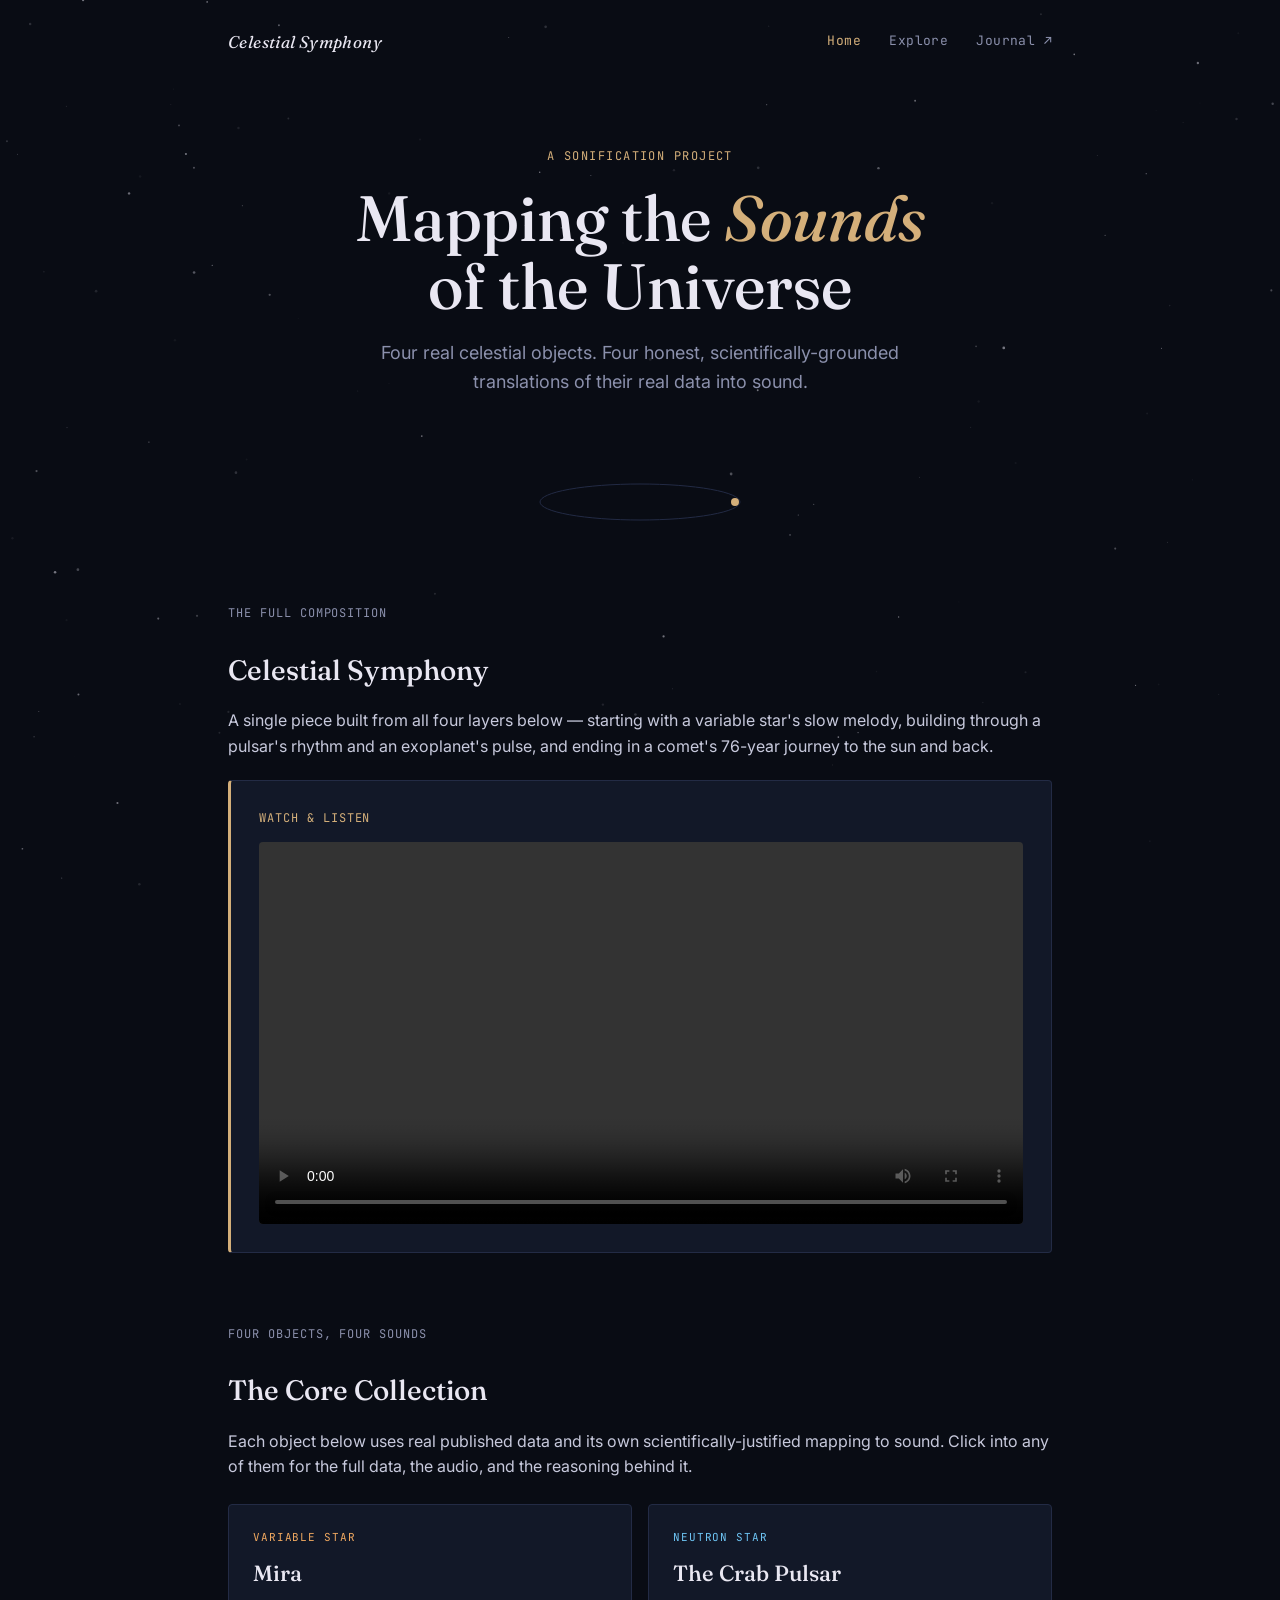
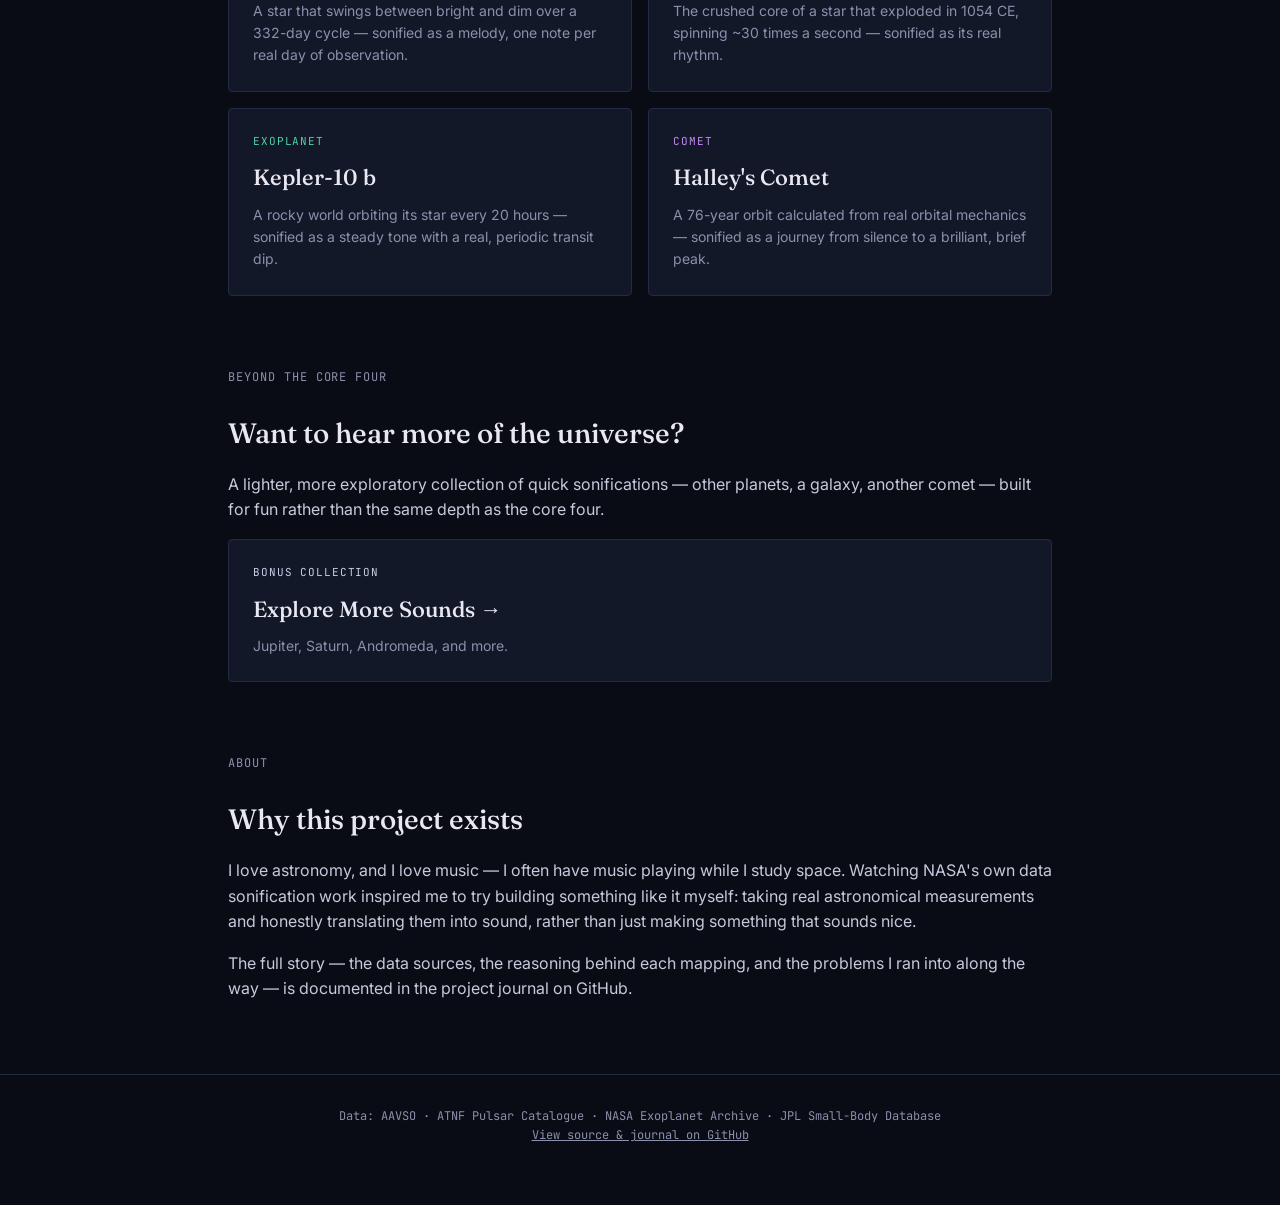
<file: index.html>
<!DOCTYPE html>
<html lang="en">
<head>
<meta charset="UTF-8">
<meta name="viewport" content="width=device-width, initial-scale=1.0">
<title>Celestial Symphony — Mapping the Sounds of the Universe</title>
<link rel="stylesheet" href="styles.css">
</head>
<body>
<canvas id="stars"></canvas>

<nav class="top">
  <a class="brand" href="index.html">Celestial Symphony</a>
  <div class="links">
    <a href="index.html" class="active">Home</a>
    <a href="explore.html">Explore</a>
    <a href="https://github.com/urawesomefriendd/celestial-symphony" target="_blank">Journal ↗</a>
  </div>
</nav>

<div class="wrap">

  <div class="hero">
    <div class="eyebrow">A Sonification Project</div>
    <h1>Mapping the <em>Sounds</em><br>of the Universe</h1>
    <p class="lede">Four real celestial objects. Four honest, scientifically-grounded translations of their real data into sound.</p>
  </div>

  <div class="orbit-divider">
    <svg width="220" height="60" viewBox="0 0 220 60">
      <ellipse class="path" cx="110" cy="30" rx="100" ry="18"/>
      <circle class="marker" cx="205" cy="30" r="4"/>
    </svg>
  </div>

  <section>
    <div class="section-sub">The Full Composition</div>
    <h2 class="section-title">Celestial Symphony</h2>
    <p>A single piece built from all four layers below — starting with a variable star's slow melody, building through a pulsar's rhythm and an exoplanet's pulse, and ending in a comet's 76-year journey to the sun and back.</p>
    <div class="listen-panel" style="margin-top: 20px;">
      <div class="label">Watch &amp; Listen</div>
      <video controls poster="">
        <source src="video/celestial_symphony_FINAL.mp4" type="video/mp4">
        Your browser doesn't support embedded video — <a href="video/celestial_symphony_FINAL.mp4">download it here</a>.
      </video>
    </div>
  </section>

  <section>
    <div class="section-sub">Four Objects, Four Sounds</div>
    <h2 class="section-title">The Core Collection</h2>
    <p>Each object below uses real published data and its own scientifically-justified mapping to sound. Click into any of them for the full data, the audio, and the reasoning behind it.</p>

    <div class="grid" style="margin-top: 24px;">
      <a class="card" href="mira.html" style="--card-accent: var(--mira);">
        <span class="tag">Variable Star</span>
        <h3>Mira</h3>
        <p>A star that swings between bright and dim over a 332-day cycle — sonified as a melody, one note per real day of observation.</p>
      </a>
      <a class="card" href="pulsar.html" style="--card-accent: var(--pulsar);">
        <span class="tag">Neutron Star</span>
        <h3>The Crab Pulsar</h3>
        <p>The crushed core of a star that exploded in 1054 CE, spinning ~30 times a second — sonified as its real rhythm.</p>
      </a>
      <a class="card" href="exoplanet.html" style="--card-accent: var(--exoplanet);">
        <span class="tag">Exoplanet</span>
        <h3>Kepler-10 b</h3>
        <p>A rocky world orbiting its star every 20 hours — sonified as a steady tone with a real, periodic transit dip.</p>
      </a>
      <a class="card" href="halley.html" style="--card-accent: var(--halley);">
        <span class="tag">Comet</span>
        <h3>Halley's Comet</h3>
        <p>A 76-year orbit calculated from real orbital mechanics — sonified as a journey from silence to a brilliant, brief peak.</p>
      </a>
    </div>
  </section>

  <section>
    <div class="section-sub">Beyond the Core Four</div>
    <h2 class="section-title">Want to hear more of the universe?</h2>
    <p>A lighter, more exploratory collection of quick sonifications — other planets, a galaxy, another comet — built for fun rather than the same depth as the core four.</p>
    <a class="card" href="explore.html" style="--card-accent: var(--explore); margin-top: 16px;">
      <span class="tag">Bonus Collection</span>
      <h3>Explore More Sounds →</h3>
      <p>Jupiter, Saturn, Andromeda, and more.</p>
    </a>
  </section>

  <section>
    <div class="section-sub">About</div>
    <h2 class="section-title">Why this project exists</h2>
    <p>I love astronomy, and I love music — I often have music playing while I study space. Watching NASA's own data sonification work inspired me to try building something like it myself: taking real astronomical measurements and honestly translating them into sound, rather than just making something that sounds nice.</p>
    <p>The full story — the data sources, the reasoning behind each mapping, and the problems I ran into along the way — is documented in the project journal on GitHub.</p>
  </section>

</div>

<footer>
  Data: AAVSO · ATNF Pulsar Catalogue · NASA Exoplanet Archive · JPL Small-Body Database<br>
  <a href="https://github.com/urawesomefriendd/celestial-symphony" target="_blank">View source & journal on GitHub</a>
</footer>

<script src="starfield.js"></script>
</body>
</html>
</file>
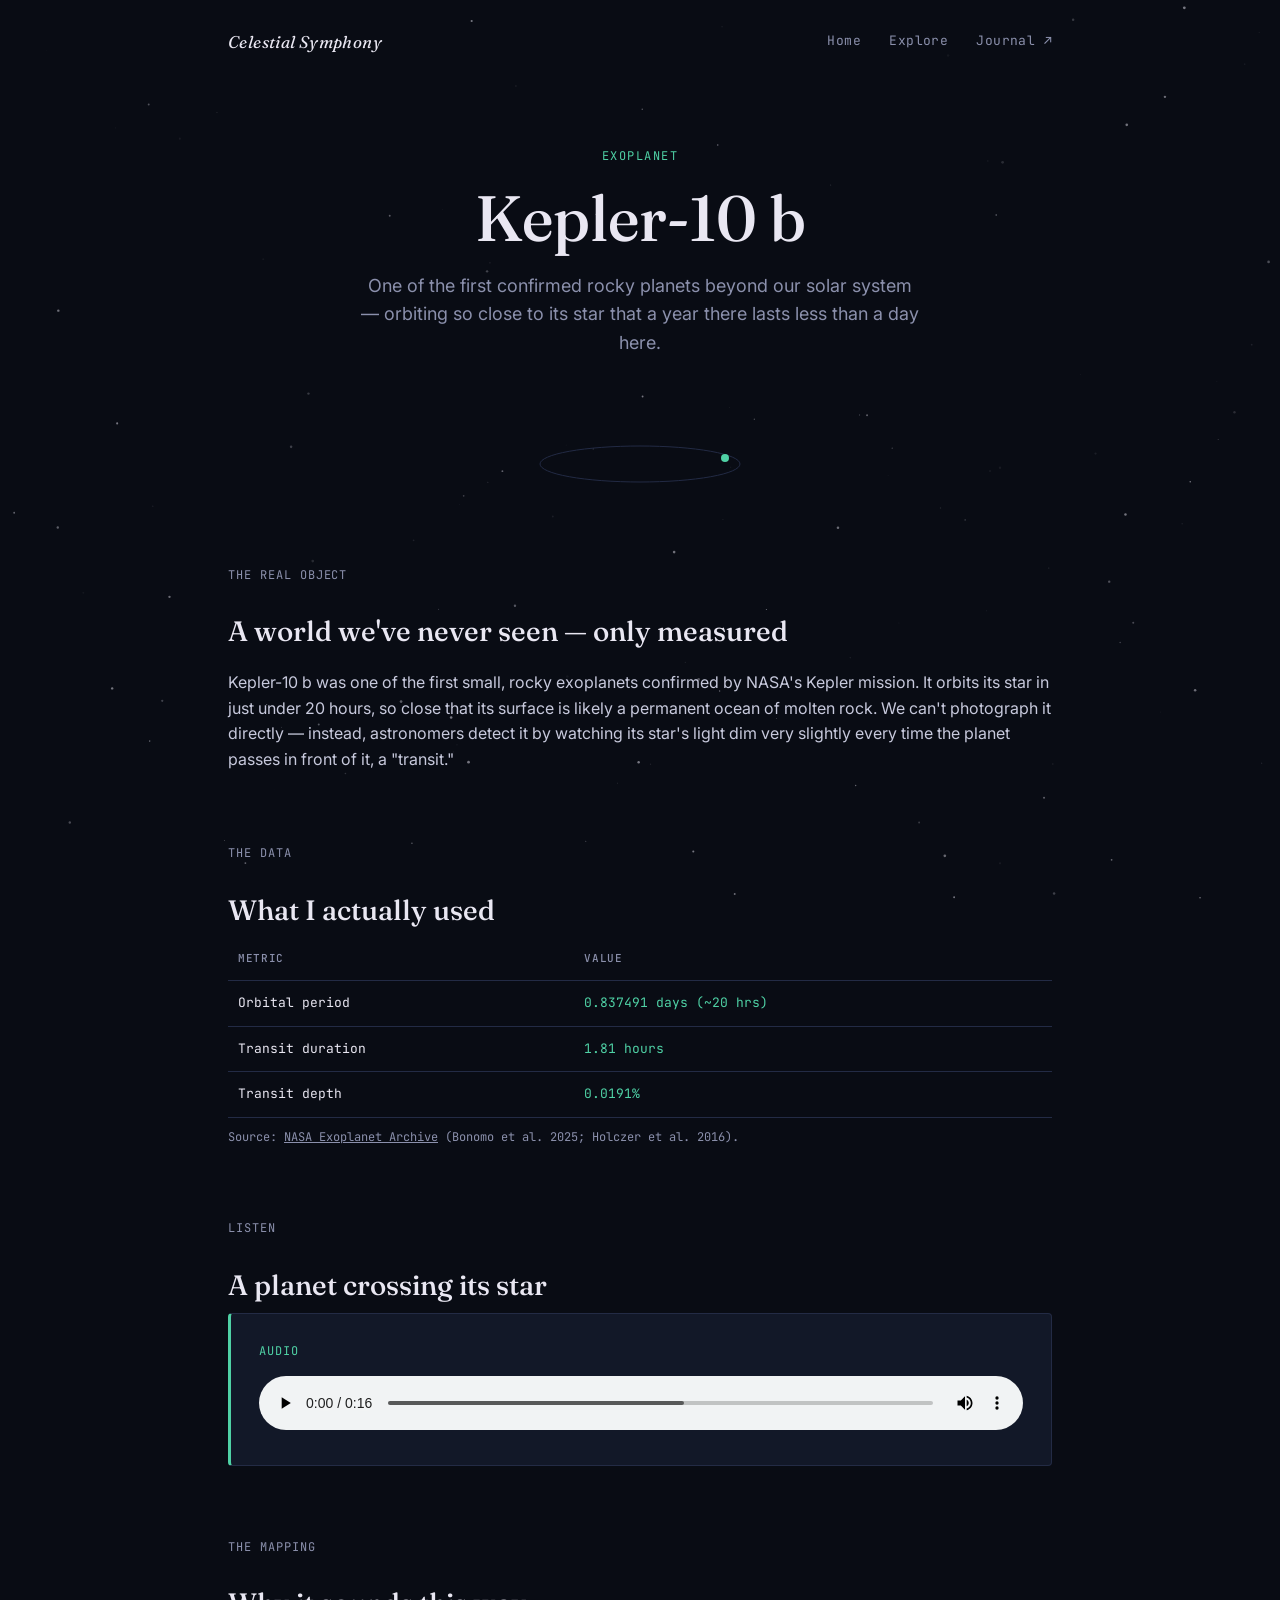
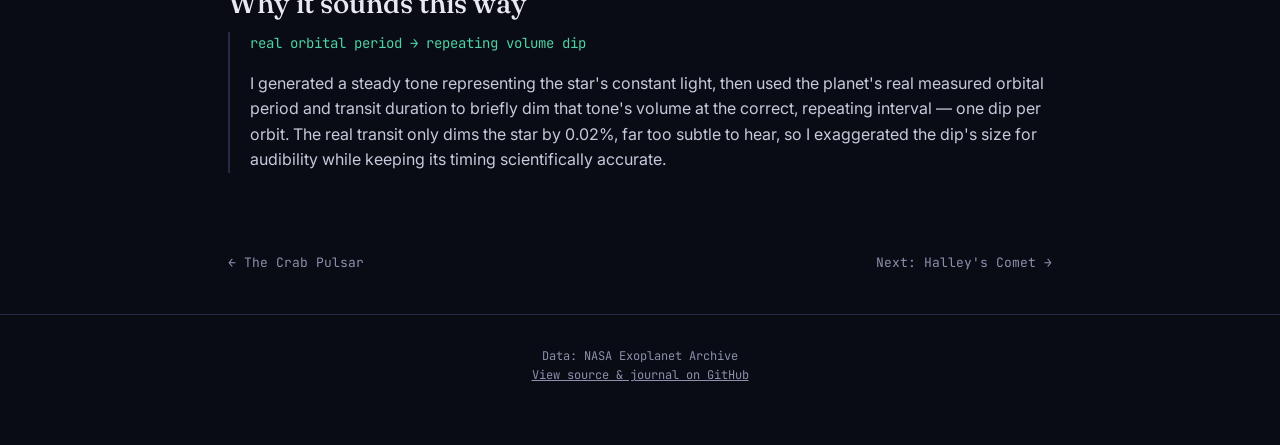
<file: exoplanet.html>
<!DOCTYPE html>
<html lang="en">
<head>
<meta charset="UTF-8">
<meta name="viewport" content="width=device-width, initial-scale=1.0">
<title>Kepler-10 b — Celestial Symphony</title>
<link rel="stylesheet" href="styles.css">
</head>
<body class="theme-exoplanet">
<canvas id="stars"></canvas>

<nav class="top">
  <a class="brand" href="index.html">Celestial Symphony</a>
  <div class="links">
    <a href="index.html">Home</a>
    <a href="explore.html">Explore</a>
    <a href="https://github.com/urawesomefriendd/celestial-symphony" target="_blank">Journal ↗</a>
  </div>
</nav>

<div class="wrap">

  <div class="hero">
    <div class="eyebrow">Exoplanet</div>
    <h1>Kepler-10 b</h1>
    <p class="lede">One of the first confirmed rocky planets beyond our solar system — orbiting so close to its star that a year there lasts less than a day here.</p>
  </div>

  <div class="orbit-divider">
    <svg width="220" height="60" viewBox="0 0 220 60">
      <ellipse class="path" cx="110" cy="30" rx="100" ry="18"/>
      <circle class="marker" cx="195" cy="24" r="4"/>
    </svg>
  </div>

  <section>
    <div class="section-sub">The Real Object</div>
    <h2 class="section-title">A world we've never seen — only measured</h2>
    <p>Kepler-10 b was one of the first small, rocky exoplanets confirmed by NASA's Kepler mission. It orbits its star in just under 20 hours, so close that its surface is likely a permanent ocean of molten rock. We can't photograph it directly — instead, astronomers detect it by watching its star's light dim very slightly every time the planet passes in front of it, a "transit."</p>
  </section>

  <section>
    <div class="section-sub">The Data</div>
    <h2 class="section-title">What I actually used</h2>
    <table class="data">
      <tr><th>Metric</th><th>Value</th></tr>
      <tr><td>Orbital period</td><td class="val">0.837491 days (~20 hrs)</td></tr>
      <tr><td>Transit duration</td><td class="val">1.81 hours</td></tr>
      <tr><td>Transit depth</td><td class="val">0.0191%</td></tr>
    </table>
    <p class="source-note">Source: <a href="https://exoplanetarchive.ipac.caltech.edu/" target="_blank">NASA Exoplanet Archive</a> (Bonomo et al. 2025; Holczer et al. 2016).</p>
  </section>

  <section>
    <div class="section-sub">Listen</div>
    <h2 class="section-title">A planet crossing its star</h2>
    <div class="listen-panel">
      <div class="label">Audio</div>
      <audio controls src="audio/exoplanet_transit.wav"></audio>
    </div>
  </section>

  <section>
    <div class="section-sub">The Mapping</div>
    <h2 class="section-title">Why it sounds this way</h2>
    <div class="mapping">
      <div class="rule">real orbital period → repeating volume dip</div>
      <p>I generated a steady tone representing the star's constant light, then used the planet's real measured orbital period and transit duration to briefly dim that tone's volume at the correct, repeating interval — one dip per orbit. The real transit only dims the star by 0.02%, far too subtle to hear, so I exaggerated the dip's size for audibility while keeping its timing scientifically accurate.</p>
    </div>
  </section>

  <div class="pagenav">
    <a href="pulsar.html">← The Crab Pulsar</a>
    <a href="halley.html">Next: Halley's Comet →</a>
  </div>

</div>

<footer>
  Data: NASA Exoplanet Archive<br>
  <a href="https://github.com/urawesomefriendd/celestial-symphony" target="_blank">View source & journal on GitHub</a>
</footer>

<script src="starfield.js"></script>
</body>
</html>
</file>
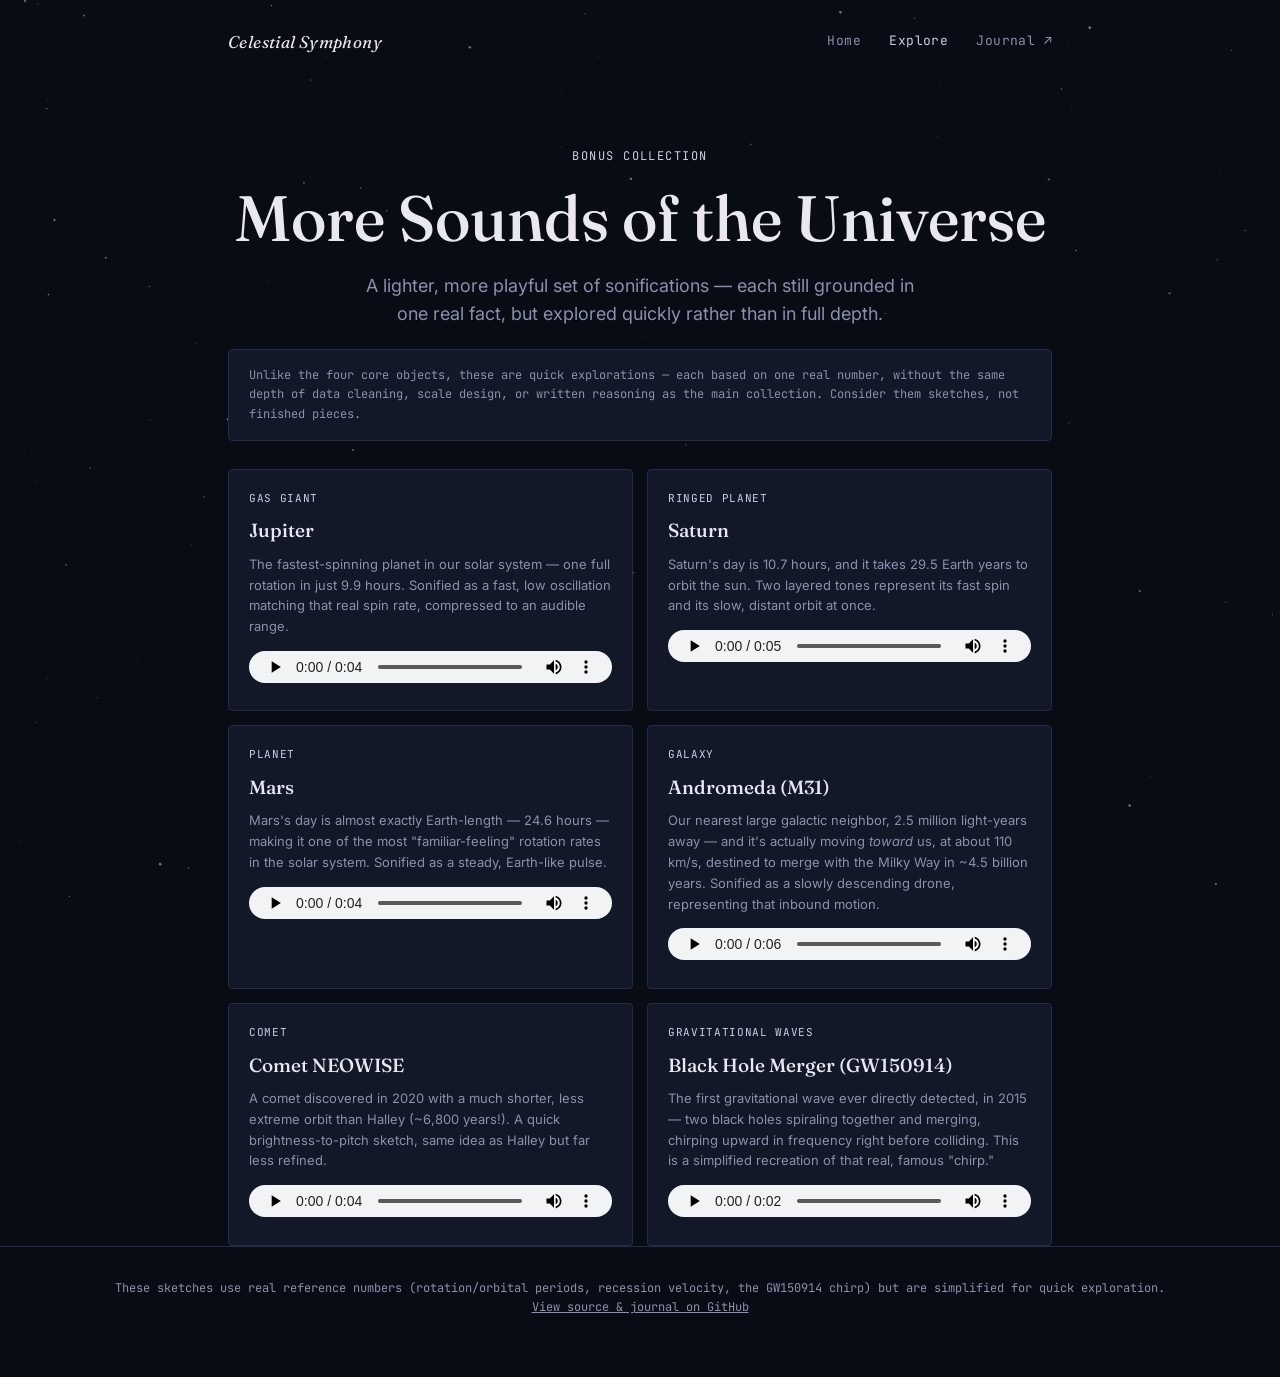
<file: explore.html>
<!DOCTYPE html>
<html lang="en">
<head>
<meta charset="UTF-8">
<meta name="viewport" content="width=device-width, initial-scale=1.0">
<title>Explore More Sounds — Celestial Symphony</title>
<link rel="stylesheet" href="styles.css">
</head>
<body class="theme-explore">
<canvas id="stars"></canvas>

<nav class="top">
  <a class="brand" href="index.html">Celestial Symphony</a>
  <div class="links">
    <a href="index.html">Home</a>
    <a href="explore.html" class="active">Explore</a>
    <a href="https://github.com/urawesomefriendd/celestial-symphony" target="_blank">Journal ↗</a>
  </div>
</nav>

<div class="wrap">

  <div class="hero">
    <div class="eyebrow">Bonus Collection</div>
    <h1>More Sounds of the Universe</h1>
    <p class="lede">A lighter, more playful set of sonifications — each still grounded in one real fact, but explored quickly rather than in full depth.</p>
  </div>

  <div class="disclaimer">
    Unlike the four core objects, these are quick explorations — each based on one real number, without the same depth of data cleaning, scale design, or written reasoning as the main collection. Consider them sketches, not finished pieces.
  </div>

  <div class="explore-grid">

    <div class="explore-card">
      <span class="tag">Gas Giant</span>
      <h3>Jupiter</h3>
      <p>The fastest-spinning planet in our solar system — one full rotation in just 9.9 hours. Sonified as a fast, low oscillation matching that real spin rate, compressed to an audible range.</p>
      <audio controls src="audio/explore_jupiter.wav"></audio>
    </div>

    <div class="explore-card">
      <span class="tag">Ringed Planet</span>
      <h3>Saturn</h3>
      <p>Saturn's day is 10.7 hours, and it takes 29.5 Earth years to orbit the sun. Two layered tones represent its fast spin and its slow, distant orbit at once.</p>
      <audio controls src="audio/explore_saturn.wav"></audio>
    </div>

    <div class="explore-card">
      <span class="tag">Planet</span>
      <h3>Mars</h3>
      <p>Mars's day is almost exactly Earth-length — 24.6 hours — making it one of the most "familiar-feeling" rotation rates in the solar system. Sonified as a steady, Earth-like pulse.</p>
      <audio controls src="audio/explore_mars.wav"></audio>
    </div>

    <div class="explore-card">
      <span class="tag">Galaxy</span>
      <h3>Andromeda (M31)</h3>
      <p>Our nearest large galactic neighbor, 2.5 million light-years away — and it's actually moving <em>toward</em> us, at about 110 km/s, destined to merge with the Milky Way in ~4.5 billion years. Sonified as a slowly descending drone, representing that inbound motion.</p>
      <audio controls src="audio/explore_andromeda.wav"></audio>
    </div>

    <div class="explore-card">
      <span class="tag">Comet</span>
      <h3>Comet NEOWISE</h3>
      <p>A comet discovered in 2020 with a much shorter, less extreme orbit than Halley (~6,800 years!). A quick brightness-to-pitch sketch, same idea as Halley but far less refined.</p>
      <audio controls src="audio/explore_neowise.wav"></audio>
    </div>

    <div class="explore-card">
      <span class="tag">Gravitational Waves</span>
      <h3>Black Hole Merger (GW150914)</h3>
      <p>The first gravitational wave ever directly detected, in 2015 — two black holes spiraling together and merging, chirping upward in frequency right before colliding. This is a simplified recreation of that real, famous "chirp."</p>
      <audio controls src="audio/explore_blackhole_chirp.wav"></audio>
    </div>

  </div>

</div>

<footer>
  These sketches use real reference numbers (rotation/orbital periods, recession velocity, the GW150914 chirp) but are simplified for quick exploration.<br>
  <a href="https://github.com/urawesomefriendd/celestial-symphony" target="_blank">View source & journal on GitHub</a>
</footer>

<script src="starfield.js"></script>
</body>
</html>
</file>
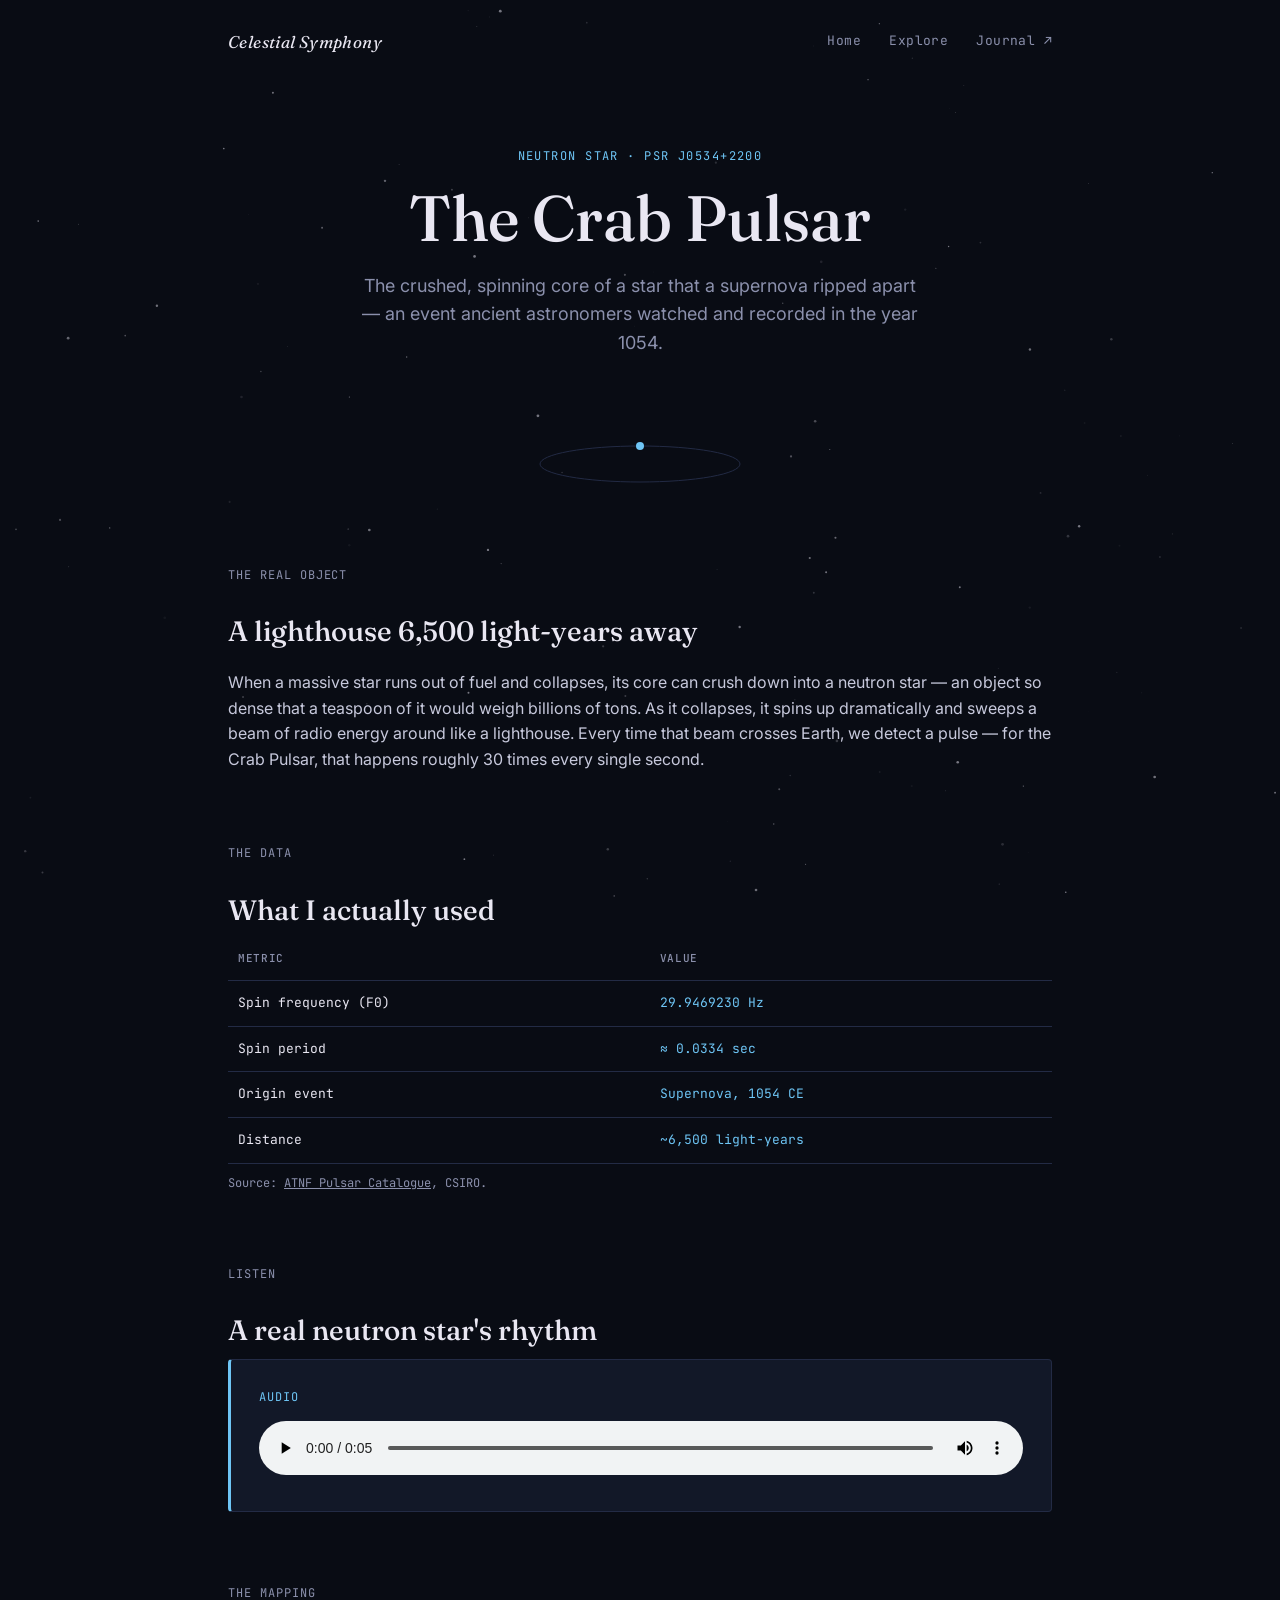
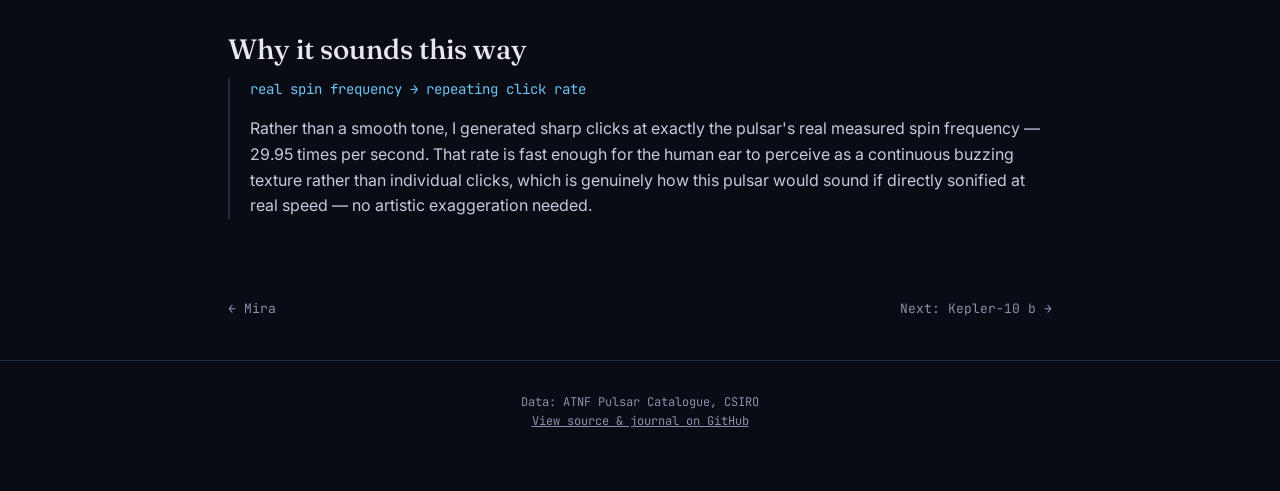
<file: pulsar.html>
<!DOCTYPE html>
<html lang="en">
<head>
<meta charset="UTF-8">
<meta name="viewport" content="width=device-width, initial-scale=1.0">
<title>The Crab Pulsar — Celestial Symphony</title>
<link rel="stylesheet" href="styles.css">
</head>
<body class="theme-pulsar">
<canvas id="stars"></canvas>

<nav class="top">
  <a class="brand" href="index.html">Celestial Symphony</a>
  <div class="links">
    <a href="index.html">Home</a>
    <a href="explore.html">Explore</a>
    <a href="https://github.com/urawesomefriendd/celestial-symphony" target="_blank">Journal ↗</a>
  </div>
</nav>

<div class="wrap">

  <div class="hero">
    <div class="eyebrow">Neutron Star · PSR J0534+2200</div>
    <h1>The Crab Pulsar</h1>
    <p class="lede">The crushed, spinning core of a star that a supernova ripped apart — an event ancient astronomers watched and recorded in the year 1054.</p>
  </div>

  <div class="orbit-divider">
    <svg width="220" height="60" viewBox="0 0 220 60">
      <ellipse class="path" cx="110" cy="30" rx="100" ry="18"/>
      <circle class="marker" cx="110" cy="12" r="4"/>
    </svg>
  </div>

  <section>
    <div class="section-sub">The Real Object</div>
    <h2 class="section-title">A lighthouse 6,500 light-years away</h2>
    <p>When a massive star runs out of fuel and collapses, its core can crush down into a neutron star — an object so dense that a teaspoon of it would weigh billions of tons. As it collapses, it spins up dramatically and sweeps a beam of radio energy around like a lighthouse. Every time that beam crosses Earth, we detect a pulse — for the Crab Pulsar, that happens roughly 30 times every single second.</p>
  </section>

  <section>
    <div class="section-sub">The Data</div>
    <h2 class="section-title">What I actually used</h2>
    <table class="data">
      <tr><th>Metric</th><th>Value</th></tr>
      <tr><td>Spin frequency (F0)</td><td class="val">29.9469230 Hz</td></tr>
      <tr><td>Spin period</td><td class="val">≈ 0.0334 sec</td></tr>
      <tr><td>Origin event</td><td class="val">Supernova, 1054 CE</td></tr>
      <tr><td>Distance</td><td class="val">~6,500 light-years</td></tr>
    </table>
    <p class="source-note">Source: <a href="https://www.atnf.csiro.au/research/pulsar/psrcat/" target="_blank">ATNF Pulsar Catalogue</a>, CSIRO.</p>
  </section>

  <section>
    <div class="section-sub">Listen</div>
    <h2 class="section-title">A real neutron star's rhythm</h2>
    <div class="listen-panel">
      <div class="label">Audio</div>
      <audio controls src="audio/crab_pulsar.wav"></audio>
    </div>
  </section>

  <section>
    <div class="section-sub">The Mapping</div>
    <h2 class="section-title">Why it sounds this way</h2>
    <div class="mapping">
      <div class="rule">real spin frequency → repeating click rate</div>
      <p>Rather than a smooth tone, I generated sharp clicks at exactly the pulsar's real measured spin frequency — 29.95 times per second. That rate is fast enough for the human ear to perceive as a continuous buzzing texture rather than individual clicks, which is genuinely how this pulsar would sound if directly sonified at real speed — no artistic exaggeration needed.</p>
    </div>
  </section>

  <div class="pagenav">
    <a href="mira.html">← Mira</a>
    <a href="exoplanet.html">Next: Kepler-10 b →</a>
  </div>

</div>

<footer>
  Data: ATNF Pulsar Catalogue, CSIRO<br>
  <a href="https://github.com/urawesomefriendd/celestial-symphony" target="_blank">View source & journal on GitHub</a>
</footer>

<script src="starfield.js"></script>
</body>
</html>
</file>
<file: styles.css>
/* ==========================================================================
   Celestial Symphony — Design System
   Inspired by 18th-century star atlases & orrery diagrams, rendered dark.
   ========================================================================== */

@import url('https://fonts.googleapis.com/css2?family=Fraunces:ital,opsz,wght@0,9..144,400;0,9..144,500;0,9..144,600;1,9..144,400&family=Inter:wght@400;500;600&family=JetBrains+Mono:wght@400;500&display=swap');

:root {
  --bg: #090c14;
  --panel: #121828;
  --panel-border: #232b45;
  --text: #e9e7f2;
  --muted: #8b90ac;
  --gold: #d4af7a;

  /* per-object accents, overridden per page via body class */
  --accent: #d4af7a;
  --accent-dim: #d4af7a33;

  --mira: #f0a860;
  --pulsar: #6ec5f5;
  --exoplanet: #4fd1a5;
  --halley: #c48af0;
  --explore: #c9cfe6;

  --serif: 'Fraunces', Georgia, serif;
  --sans: 'Inter', -apple-system, sans-serif;
  --mono: 'JetBrains Mono', monospace;
}

* { box-sizing: border-box; }

html { scroll-behavior: smooth; }

body {
  margin: 0;
  background: var(--bg);
  color: var(--text);
  font-family: var(--sans);
  line-height: 1.6;
  min-height: 100vh;
  position: relative;
  overflow-x: hidden;
}

body.theme-mira { --accent: var(--mira); --accent-dim: #f0a86033; }
body.theme-pulsar { --accent: var(--pulsar); --accent-dim: #6ec5f533; }
body.theme-exoplanet { --accent: var(--exoplanet); --accent-dim: #4fd1a533; }
body.theme-halley { --accent: var(--halley); --accent-dim: #c48af033; }
body.theme-explore { --accent: var(--explore); --accent-dim: #c9cfe633; }

canvas#stars {
  position: fixed;
  top: 0; left: 0;
  width: 100%; height: 100%;
  z-index: 0;
  pointer-events: none;
}

.wrap {
  position: relative;
  z-index: 1;
  max-width: 880px;
  margin: 0 auto;
  padding: 0 28px;
}

/* ---------- Nav ---------- */

nav.top {
  position: relative;
  z-index: 2;
  display: flex;
  align-items: center;
  justify-content: space-between;
  max-width: 880px;
  margin: 0 auto;
  padding: 28px;
  font-family: var(--mono);
  font-size: 13px;
  letter-spacing: 0.03em;
}

nav.top a.brand {
  color: var(--text);
  text-decoration: none;
  font-family: var(--serif);
  font-size: 17px;
  font-style: italic;
}

nav.top .links a {
  color: var(--muted);
  text-decoration: none;
  margin-left: 20px;
  transition: color 0.2s ease;
}

nav.top .links a:hover,
nav.top .links a.active {
  color: var(--accent);
}

/* ---------- Orbit signature motif ---------- */

.orbit-divider {
  display: flex;
  justify-content: center;
  margin: 56px 0;
}

.orbit-divider svg { display: block; }

.orbit-divider .path {
  fill: none;
  stroke: var(--panel-border);
  stroke-width: 1;
}

.orbit-divider .marker {
  fill: var(--accent);
}

/* ---------- Hero ---------- */

.hero {
  padding: 64px 0 20px;
  text-align: center;
}

.hero .eyebrow {
  font-family: var(--mono);
  font-size: 12px;
  letter-spacing: 0.12em;
  text-transform: uppercase;
  color: var(--accent);
  margin-bottom: 18px;
}

.hero h1 {
  font-family: var(--serif);
  font-weight: 500;
  font-size: clamp(38px, 6vw, 64px);
  line-height: 1.05;
  margin: 0 0 20px;
}

.hero h1 em {
  font-style: italic;
  color: var(--accent);
}

.hero p.lede {
  font-size: 18px;
  color: var(--muted);
  max-width: 560px;
  margin: 0 auto;
}

/* ---------- Sections ---------- */

section { margin: 72px 0; }

h2.section-title {
  font-family: var(--serif);
  font-weight: 500;
  font-size: 28px;
  margin: 0 0 6px;
}

.section-sub {
  font-family: var(--mono);
  font-size: 12px;
  color: var(--muted);
  text-transform: uppercase;
  letter-spacing: 0.08em;
  margin-bottom: 24px;
}

p { color: var(--text); }
section p { color: #c7c9dc; }

/* ---------- Object grid (home page) ---------- */

.grid {
  display: grid;
  grid-template-columns: 1fr 1fr;
  gap: 16px;
}

@media (max-width: 620px) {
  .grid { grid-template-columns: 1fr; }
}

.card {
  display: block;
  background: var(--panel);
  border: 1px solid var(--panel-border);
  border-radius: 4px;
  padding: 24px;
  text-decoration: none;
  color: var(--text);
  transition: border-color 0.2s ease, transform 0.2s ease;
  position: relative;
  overflow: hidden;
}

.card:hover {
  border-color: var(--card-accent, var(--accent));
  transform: translateY(-2px);
}

.card .tag {
  font-family: var(--mono);
  font-size: 11px;
  text-transform: uppercase;
  letter-spacing: 0.08em;
  color: var(--card-accent, var(--accent));
  margin-bottom: 10px;
  display: block;
}

.card h3 {
  font-family: var(--serif);
  font-size: 22px;
  font-weight: 500;
  margin: 0 0 8px;
}

.card p {
  font-size: 14px;
  color: var(--muted);
  margin: 0;
}

/* ---------- Data table ---------- */

table.data {
  width: 100%;
  border-collapse: collapse;
  font-family: var(--mono);
  font-size: 13px;
}

table.data td, table.data th {
  padding: 12px 10px;
  border-bottom: 1px solid var(--panel-border);
  text-align: left;
}

table.data th {
  color: var(--muted);
  font-weight: 500;
  text-transform: uppercase;
  font-size: 11px;
  letter-spacing: 0.06em;
}

table.data td.val { color: var(--accent); }

.source-note {
  font-family: var(--mono);
  font-size: 12px;
  color: var(--muted);
  margin-top: 10px;
}

.source-note a { color: var(--muted); }

/* ---------- Audio panel ---------- */

.listen-panel {
  background: var(--panel);
  border: 1px solid var(--panel-border);
  border-left: 3px solid var(--accent);
  border-radius: 4px;
  padding: 28px;
}

.listen-panel .label {
  font-family: var(--mono);
  font-size: 12px;
  color: var(--accent);
  text-transform: uppercase;
  letter-spacing: 0.08em;
  margin-bottom: 14px;
}

audio { width: 100%; }

video { width: 100%; border-radius: 4px; display: block; }

/* ---------- Mapping explanation ---------- */

.mapping {
  border-left: 2px solid var(--panel-border);
  padding-left: 20px;
}

.mapping .rule {
  font-family: var(--mono);
  font-size: 14px;
  color: var(--accent);
  margin-bottom: 14px;
}

/* ---------- Prev/Next footer nav ---------- */

.pagenav {
  display: flex;
  justify-content: space-between;
  align-items: center;
  margin: 80px 0 40px;
  font-family: var(--mono);
  font-size: 13px;
}

.pagenav a {
  color: var(--muted);
  text-decoration: none;
  transition: color 0.2s ease;
}

.pagenav a:hover { color: var(--accent); }

/* ---------- Footer ---------- */

footer {
  border-top: 1px solid var(--panel-border);
  padding: 32px 0 60px;
  text-align: center;
  font-family: var(--mono);
  font-size: 12px;
  color: var(--muted);
}

footer a { color: var(--muted); }

/* ---------- Explore page (bonus, lighter cards) ---------- */

.explore-grid {
  display: grid;
  grid-template-columns: 1fr 1fr;
  gap: 14px;
}

@media (max-width: 620px) {
  .explore-grid { grid-template-columns: 1fr; }
}

.explore-card {
  background: var(--panel);
  border: 1px solid var(--panel-border);
  border-radius: 4px;
  padding: 20px;
}

.explore-card .tag {
  font-family: var(--mono);
  font-size: 11px;
  color: var(--explore);
  text-transform: uppercase;
  letter-spacing: 0.06em;
  display: block;
  margin-bottom: 8px;
}

.explore-card h3 {
  font-family: var(--serif);
  font-size: 19px;
  font-weight: 500;
  margin: 0 0 8px;
}

.explore-card p {
  font-size: 13px;
  color: var(--muted);
  margin: 0 0 14px;
}

.explore-card audio {
  height: 32px;
}

.disclaimer {
  font-family: var(--mono);
  font-size: 12px;
  color: var(--muted);
  background: var(--panel);
  border: 1px solid var(--panel-border);
  border-radius: 4px;
  padding: 16px 20px;
  margin-bottom: 28px;
}

@media (prefers-reduced-motion: reduce) {
  html { scroll-behavior: auto; }
}
</file>
